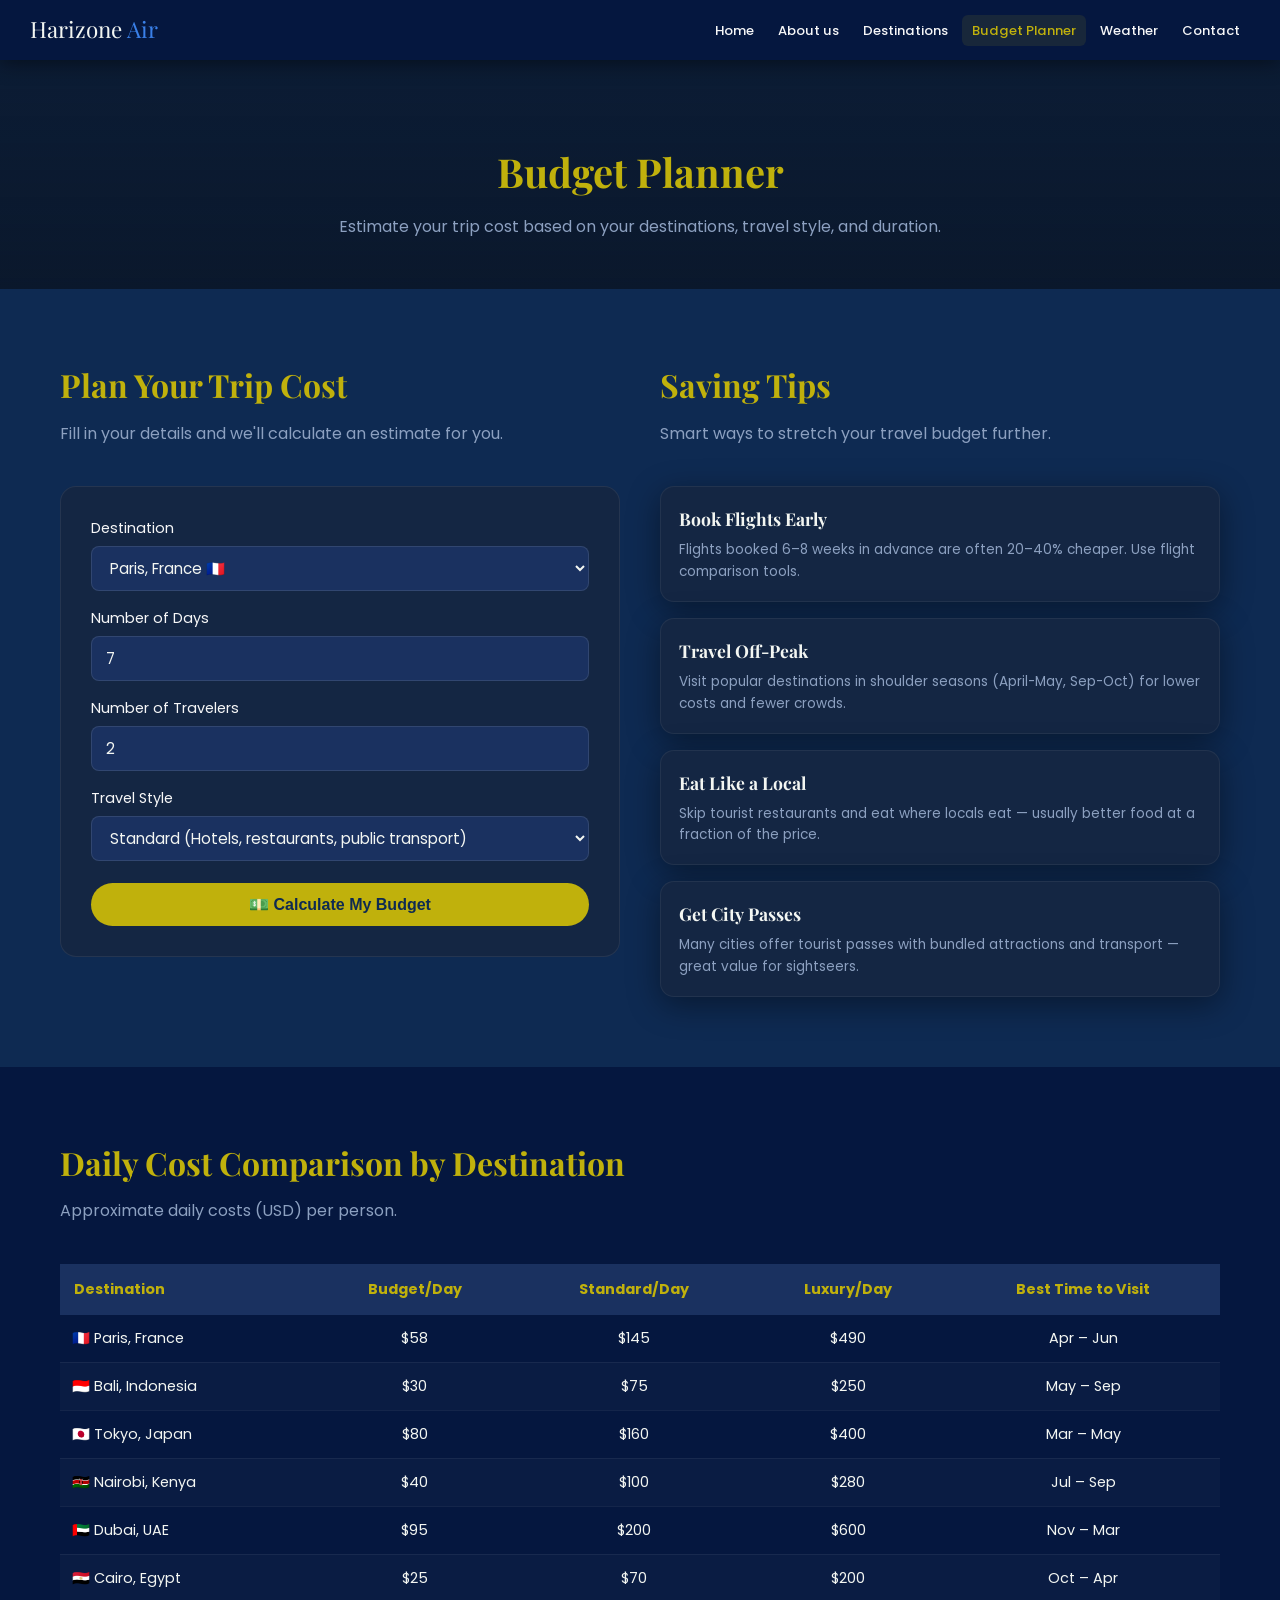
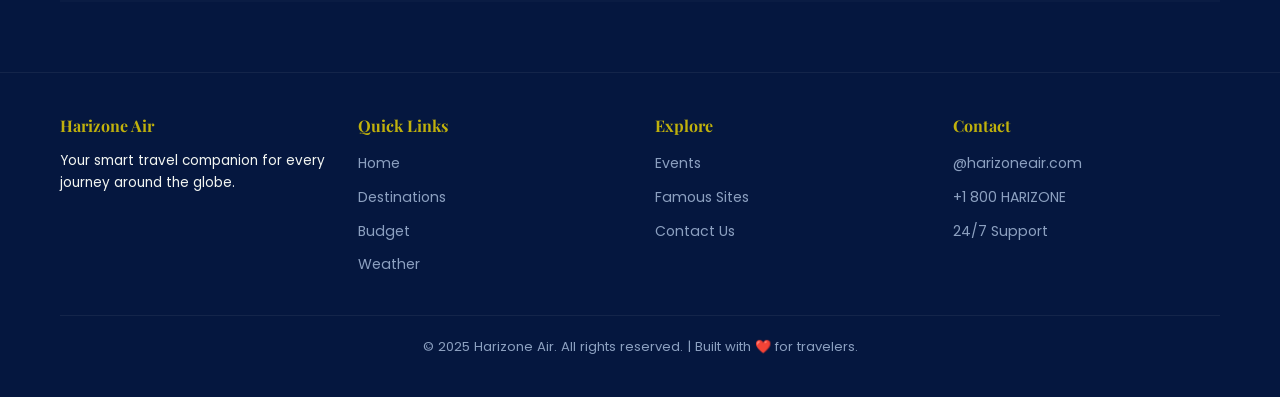
<file: budget.html>
<!DOCTYPE html>
<html lang="en">
<head>
  <meta charset="UTF-8" />
  <meta name="viewport" content="width=device-width, initial-scale=1.0"/>
  <title>Budget Planner - Harizone Air</title>
  <link rel="stylesheet" href="css/style.css" />
</head>
<body>

  <!-- NAVBAR -->
  <nav class="navbar">
    <div class="logo">Harizone <span>Air</span> </div>
    <ul class="nav-links">
      <li><a href="index.html">Home</a></li>
      <li><a href="about.html">About us</a></li>
      <li><a href="destinations.html">Destinations</a></li>
      <li><a href="budget.html" class="active">Budget Planner</a></li>
      <li><a href="weather.html">Weather</a></li>
      <li><a href="contact.html">Contact</a></li>
    </ul>
  </nav>

  <!-- PAGE BANNER -->
  <div class="page-banner">
    <h1> Budget Planner</h1>
    <p>Estimate your trip cost based on your destinations, travel style, and duration.</p>
  </div>

  <!-- BUDGET CALCULATOR -->
  <section class="section">
    <div style="display: grid; grid-template-columns: 1fr 1fr; gap: 40px; flex-wrap: wrap;" class="budget-layout">

      <!-- FORM -->
      <div>
        <h2 class="section-title">Plan Your Trip Cost</h2>
        <p class="section-subtitle">Fill in your details and we'll calculate an estimate for you.</p>

        <div class="budget-form">
          <label for="dest"> Destination</label>
          <select id="dest">
            <option value="Paris">Paris, France 🇫🇷</option>
            <option value="Bali">Bali, Indonesia 🇮🇩</option>
            <option value="Tokyo">Tokyo, Japan 🇯🇵</option>
            <option value="Nairobi">Nairobi, Kenya 🇰🇪</option>
            <option value="Dubai">Dubai, UAE 🇦🇪</option>
            <option value="Rome">Rome, Italy 🇮🇹</option>
            <option value="Cairo">Cairo, Egypt 🇪🇬</option>
            <option value="New York">New York, USA 🇺🇸</option>
            <option value="Cape Town">Cape Town, South Africa 🇿🇦</option>
            <option value="Bangkok">Bangkok, Thailand 🇹🇭</option>
          </select>

          <label for="days"> Number of Days</label>
          <input type="number" id="days" value="7" min="1" max="60" />

          <label for="travelers"> Number of Travelers</label>
          <input type="number" id="travelers" value="2" min="1" max="20" />

          <label for="style"> Travel Style</label>
          <select id="style">
            <option value="budget">Budget (Hostels, street food, buses)</option>
            <option value="standard" selected>Standard (Hotels, restaurants, public transport)</option>
            <option value="luxury">Luxury (5-star hotels, fine dining, taxis)</option>
          </select>

          <button class="btn" onclick="calculateBudget()" style="width:100%; margin-top:6px;">
            💵 Calculate My Budget
          </button>

          <div id="budget-result" class="budget-result"></div>
        </div>
      </div>

      <!-- TIPS SIDE -->
      <div>
        <h2 class="section-title"> Saving Tips</h2>
        <p class="section-subtitle">Smart ways to stretch your travel budget further.</p>

        <div class="card" style="margin-bottom:16px;">
          <div class="card-body">
            <h3> Book Flights Early</h3>
            <p>Flights booked 6–8 weeks in advance are often 20–40% cheaper. Use flight comparison tools.</p>
          </div>
        </div>

        <div class="card" style="margin-bottom:16px;">
          <div class="card-body">
            <h3>Travel Off-Peak</h3>
            <p>Visit popular destinations in shoulder seasons (April-May, Sep-Oct) for lower costs and fewer crowds.</p>
          </div>
        </div>

        <div class="card" style="margin-bottom:16px;">
          <div class="card-body">
            <h3> Eat Like a Local</h3>
            <p>Skip tourist restaurants and eat where locals eat — usually better food at a fraction of the price.</p>
          </div>
        </div>

        <div class="card">
          <div class="card-body">
            <h3> Get City Passes</h3>
            <p>Many cities offer tourist passes with bundled attractions and transport — great value for sightseers.</p>
          </div>
        </div>
      </div>
    </div>
  </section>

  <!-- PRICE COMPARISON TABLE -->
  <section class="section" style="background: var(--navy-mid);">
    <h2 class="section-title"> Daily Cost Comparison by Destination</h2>
    <p class="section-subtitle">Approximate daily costs (USD) per person.</p>

    <div style="overflow-x:auto;">
      <table style="width:100%; border-collapse: collapse; font-size:0.9rem;">
        <thead>
          <tr style="background: var(--navy-light); color: var(--gold);">
            <th style="padding:14px; text-align:left;">Destination</th>
            <th style="padding:14px;">Budget/Day</th>
            <th style="padding:14px;">Standard/Day</th>
            <th style="padding:14px;">Luxury/Day</th>
            <th style="padding:14px;">Best Time to Visit</th>
          </tr>
        </thead>
        <tbody>
          <tr style="border-bottom: 1px solid rgba(255,255,255,0.06);">
            <td style="padding:12px;">🇫🇷 Paris, France</td>
            <td style="padding:12px; text-align:center;">$58</td>
            <td style="padding:12px; text-align:center;">$145</td>
            <td style="padding:12px; text-align:center;">$490</td>
            <td style="padding:12px; text-align:center;">Apr – Jun</td>
          </tr>
          <tr style="border-bottom: 1px solid rgba(255,255,255,0.06); background: rgba(255,255,255,0.02);">
            <td style="padding:12px;">🇮🇩 Bali, Indonesia</td>
            <td style="padding:12px; text-align:center;">$30</td>
            <td style="padding:12px; text-align:center;">$75</td>
            <td style="padding:12px; text-align:center;">$250</td>
            <td style="padding:12px; text-align:center;">May – Sep</td>
          </tr>
          <tr style="border-bottom: 1px solid rgba(255,255,255,0.06);">
            <td style="padding:12px;">🇯🇵 Tokyo, Japan</td>
            <td style="padding:12px; text-align:center;">$80</td>
            <td style="padding:12px; text-align:center;">$160</td>
            <td style="padding:12px; text-align:center;">$400</td>
            <td style="padding:12px; text-align:center;">Mar – May</td>
          </tr>
          <tr style="border-bottom: 1px solid rgba(255,255,255,0.06); background: rgba(255,255,255,0.02);">
            <td style="padding:12px;">🇰🇪 Nairobi, Kenya</td>
            <td style="padding:12px; text-align:center;">$40</td>
            <td style="padding:12px; text-align:center;">$100</td>
            <td style="padding:12px; text-align:center;">$280</td>
            <td style="padding:12px; text-align:center;">Jul – Sep</td>
          </tr>
          <tr style="border-bottom: 1px solid rgba(255,255,255,0.06);">
            <td style="padding:12px;">🇦🇪 Dubai, UAE</td>
            <td style="padding:12px; text-align:center;">$95</td>
            <td style="padding:12px; text-align:center;">$200</td>
            <td style="padding:12px; text-align:center;">$600</td>
            <td style="padding:12px; text-align:center;">Nov – Mar</td>
          </tr>
          <tr style="background: rgba(255,255,255,0.02);">
            <td style="padding:12px;">🇪🇬 Cairo, Egypt</td>
            <td style="padding:12px; text-align:center;">$25</td>
            <td style="padding:12px; text-align:center;">$70</td>
            <td style="padding:12px; text-align:center;">$200</td>
            <td style="padding:12px; text-align:center;">Oct – Apr</td>
          </tr>
        </tbody>
      </table>
    </div>
  </section>

  <!-- FOOTER -->
  <footer class="footer">
    <div class="footer-grid">
      <div>
        <h3>Harizone Air </h3>
        <p style="color: var(--text-muted); font-size:0.85rem;">Your smart travel companion for every journey around the globe.</p>
      </div>
      <div>
        <h3>Quick Links</h3>
        <ul>
          <li><a href="index.html">Home</a></li>
          <li><a href="destinations.html">Destinations</a></li>
          <li><a href="budget.html">Budget</a></li>
          <li><a href="weather.html">Weather</a></li>
        </ul>
      </div>
      <div>
        <h3>Explore</h3>
        <ul>
          <li><a href="events.html">Events</a></li>
          <li><a href="sites.html">Famous Sites</a></li>
          <li><a href="contact.html">Contact Us</a></li>
        </ul>
      </div>
      <div>
        <h3>Contact</h3>
        <ul>
          <li><a href="#">@harizoneair.com</a></li>
          <li><a href="#">+1 800 HARIZONE</a></li>
          <li><a href="#">24/7 Support</a></li>
        </ul>
      </div>
    </div>
    <div class="footer-bottom">
      &copy; 2025 Harizone Air. All rights reserved. | Built with ❤️ for travelers.
    </div>
  </footer>

  <script src="js/main.js"></script>
</body>
</html>
</file>
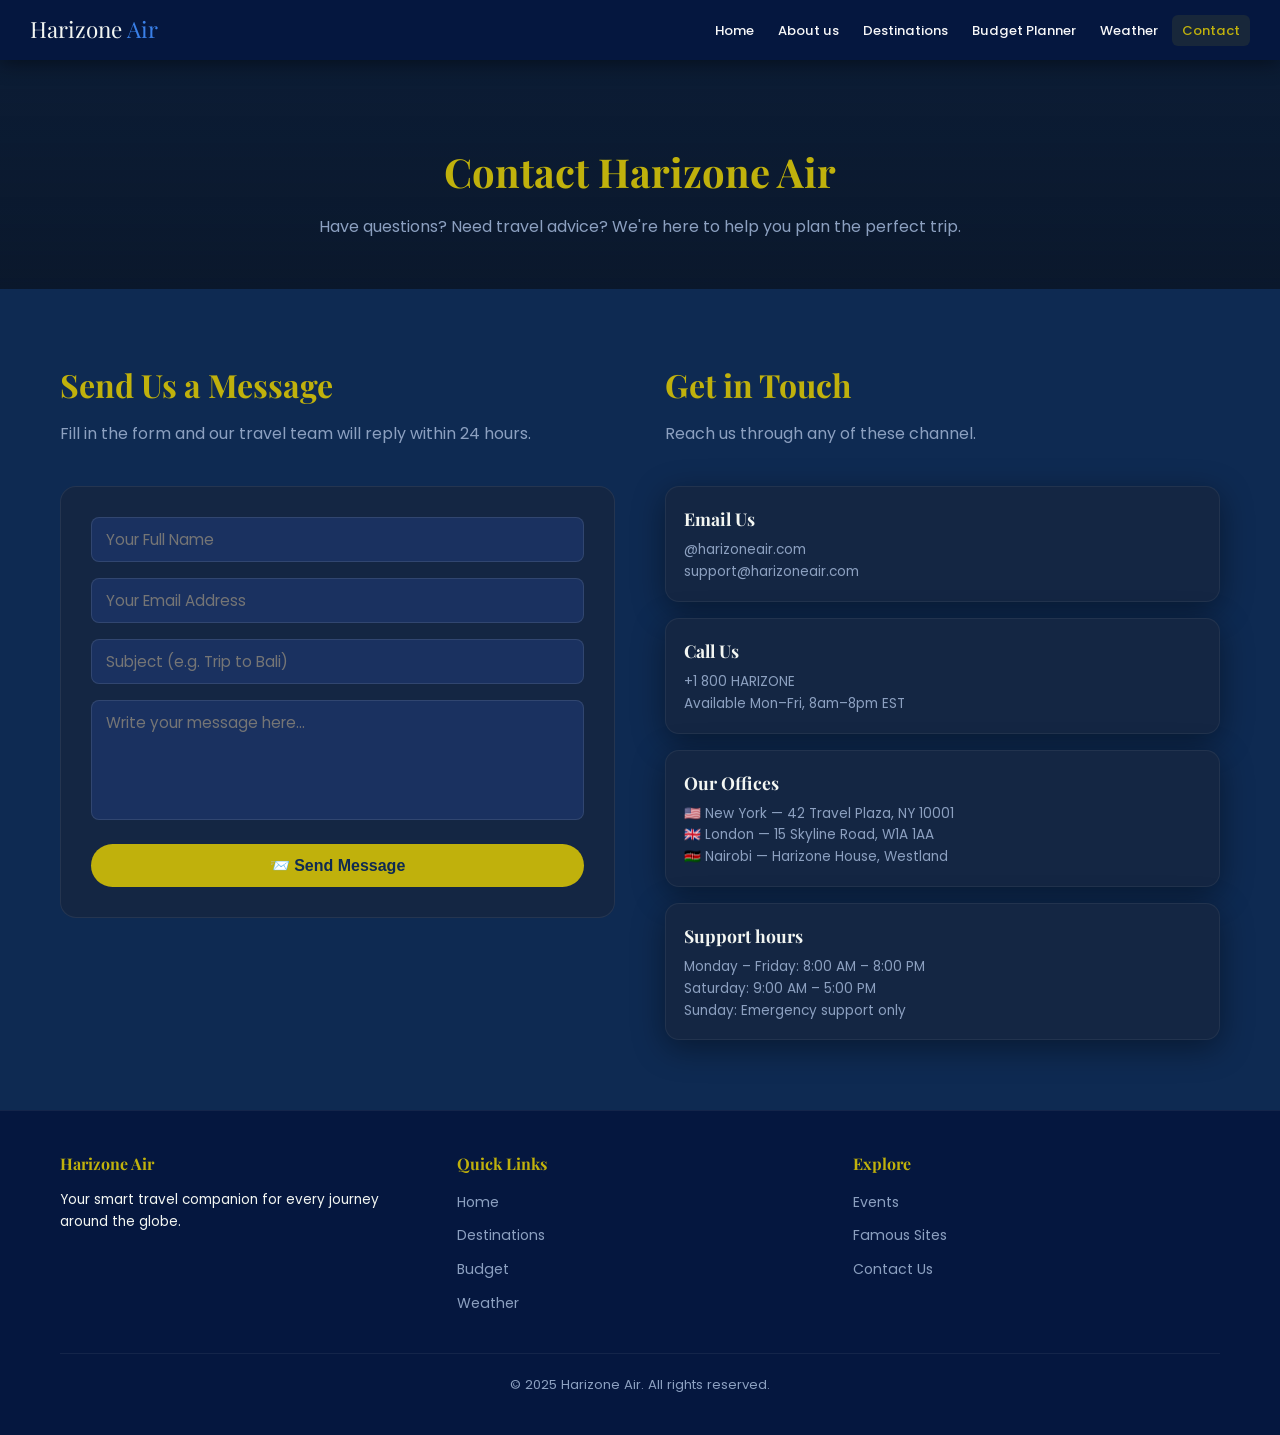
<file: contact.html>
<!DOCTYPE html>
<html lang="en">
<head>
  <meta charset="UTF-8" />
  <meta name="viewport" content="width=device-width, initial-scale=1.0"/>
  <title>Contact - Harizone Air</title>
  <link rel="stylesheet" href="css/style.css" />
</head>
<body>

  <!-- NAVBAR -->
  <nav class="navbar">
    <div class="logo">Harizone <span>Air</span> </div>
    <ul class="nav-links">
      <li><a href="index.html">Home</a></li>
      <li><a href="about.html">About us</a></li>
      <li><a href="destinations.html">Destinations</a></li>
      <li><a href="budget.html">Budget Planner</a></li>
      <li><a href="weather.html">Weather</a></li>
      <li><a href="contact.html" class="active">Contact</a></li>
    </ul>
  </nav>

  <!-- PAGE BANNER -->
  <div class="page-banner">
    <h1>Contact Harizone Air</h1>
    <p>Have questions? Need travel advice? We're here to help you plan the perfect trip.</p>
  </div>

  <!-- CONTACT SECTION -->
  <section class="section">
    <div style="display: grid; grid-template-columns: 1fr 1fr; gap: 50px;" class="contact-layout">

      <!-- FORM -->
      <div>
        <h2 class="section-title">Send Us a Message</h2>
        <p class="section-subtitle">Fill in the form and our travel team will reply within 24 hours.</p>

        <div class="contact-form">
          <input type="text" placeholder="Your Full Name" id="c-name" />
          <input type="email" placeholder="Your Email Address" id="c-email" />
          <input type="text" placeholder="Subject (e.g. Trip to Bali)" id="c-subject" />
          <textarea placeholder="Write your message here..." id="c-message"></textarea>
          <button class="btn" onclick="submitForm()" style="width:100%;">📨 Send Message</button>
          <div id="form-success" style="display:none; margin-top:16px; background: rgba(50,200,100,0.15); border-left: 4px solid #32c864; border-radius:8px; padding:14px; color: #32c864;">
            ✅ Thank you! Your message has been sent. We'll reply within 24 hours.
          </div>
        </div>
      </div>

      <!-- CONTACT INFO -->
      <div>
        <h2 class="section-title">Get in Touch</h2>
        <p class="section-subtitle">Reach us through any of these channel.</p>

        <div class="card" style="margin-bottom:16px;">
          <div class="card-body">
            <h3> Email Us</h3>
            <p>@harizoneair.com<br>support@harizoneair.com</p>
          </div>
        </div>

        <div class="card" style="margin-bottom:16px;">
          <div class="card-body">
            <h3> Call Us</h3>
            <p>+1 800 HARIZONE<br>Available Mon–Fri, 8am–8pm EST</p>
          </div>
        </div>

        <div class="card" style="margin-bottom:16px;">
          <div class="card-body">
            <h3> Our Offices</h3>
            <p>
              🇺🇸 New York — 42 Travel Plaza, NY 10001<br>
              🇬🇧 London — 15 Skyline Road, W1A 1AA<br>
              🇰🇪 Nairobi — Harizone House, Westland
            </p>
          </div>
        </div>

        <div class="card">
          <div class="card-body">
            <h3> Support hours</h3>
            <p>
              Monday – Friday: 8:00 AM – 8:00 PM<br>
              Saturday: 9:00 AM – 5:00 PM<br>
              Sunday: Emergency support only
            </p>
          </div>
        </div>
      </div>
    </div>
  </section>
  <!-- FOOTER -->
  <footer class="footer">
    <div class="footer-grid">
      <div>
        <h3>Harizone Air </h3>
        <p style="color: var(--text-muted); font-size:0.85rem;">Your smart travel companion for every journey around the globe.</p>
      </div>
      <div>
        <h3>Quick Links</h3>
        <ul>
          <li><a href="index.html">Home</a></li>
          <li><a href="destinations.html">Destinations</a></li>
          <li><a href="budget.html">Budget</a></li>
          <li><a href="weather.html">Weather</a></li>
        </ul>
      </div>
      <div>
        <h3>Explore</h3>
        <ul>
          <li><a href="events.html">Events</a></li>
          <li><a href="sites.html">Famous Sites</a></li>
          <li><a href="contact.html">Contact Us</a></li>
        </ul>
      </div>
    </div>
    <div class="footer-bottom">&copy; 2025 Harizone Air. All rights reserved.</div>
  </footer>

  <script src="js/main.js"></script>
  <script>
    function submitForm() {
      const name = document.getElementById("c-name").value.trim();
      const email = document.getElementById("c-email").value.trim();
      const message = document.getElementById("c-message").value.trim();

      if (!name || !email || !message) {
        alert("Please fill in all required fields (name, email, and message).");
        return;
      }

      document.getElementById("form-success").style.display = "block";
      document.getElementById("c-name").value = "";
      document.getElementById("c-email").value = "";
      document.getElementById("c-subject").value = "";
      document.getElementById("c-message").value = "";
    }
  </script>
  <style>
    @media (max-width: 768px) {
      .contact-layout { grid-template-columns: 1fr !important; }
    }
  </style>
</body>
</html>
</file>
<file: css/style.css>
/* ── 1. FONTS ── */
@import url('https://fonts.googleapis.com/css2?family=Playfair+Display:wght@400;700&family=Poppins:wght@300;400;500;600&display=swap');


/* ── 2. VARIABLES ── */
:root {
  --navy:        #0e2a52;
  --navy-mid:    #05173f;
  --navy-light:  #1a3160;
  --blue-bright: #1e5adc;
  --blue-sky:    #3a80e9;
  --gold:        #c0b10c;
  --white:       #f3f6f2;
  --light-gray:  #f7f7f8;
  --muted:       #8ca0c0;
  --card-bg:     #142643;
  --shadow:      0 8px 32px rgba(0,0,0,0.4);
  --green-ok:    #34c759;
  --amber-warn:  #ff9500;
}


/* ── 3. RESET & BASE ── */
*, *::before, *::after {
  margin: 0;
  padding: 0;
  box-sizing: border-box;
}

body {
  font-family: 'Poppins', sans-serif;
  background: var(--navy);
  color: var(--white);
  line-height: 1.6;
  -webkit-font-smoothing: antialiased;
}

h1, h2, h3 { font-family: 'Playfair Display', serif; }

a { text-decoration: none; color: inherit; }

img { width: 100%; border-radius: 10px; }


/* ── 4. NAVBAR ── */
.navbar {
  background: var(--navy-mid);
  padding: 12px 30px;
  display: flex;
  align-items: center;
  justify-content: space-between;
  flex-wrap: wrap;
  gap: 10px;
  position: sticky;
  top: 0;
  z-index: 999;
  box-shadow: 0 2px 20px rgba(0,0,0,0.5);
}

.logo {
  font-family: 'Playfair Display', serif;
  font-size: 1.4rem;
  white-space: nowrap;
}

.logo span { color: var(--blue-sky); }

.nav-links {
  list-style: none;
  display: flex;
  flex-wrap: wrap;
  gap: 4px;
}

.nav-links a {
  font-size: 0.82rem;
  font-weight: 500;
  color: var(--light-gray);
  padding: 6px 10px;
  border-radius: 6px;
  transition: color 0.3s, background 0.2s;
  white-space: nowrap;
}

.nav-links a:hover,
.nav-links a.active {
  color: var(--gold);
  background: rgba(192,177,12,0.1);
}


/* ── 5. HERO ── */
.hero {
  position: relative;
  height: 90vh;
  display: flex;
  align-items: center;
  justify-content: center;
  text-align: center;
  overflow: hidden;
}

.hero-bg {
  position: absolute;
  inset: 0;
  background: url('https://images.unsplash.com/photo-1436491865332-7a61a109cc05?w=1600') center/cover;
  filter: brightness(0.35);
}

.hero-content {
  position: relative;
  z-index: 1;
  max-width: 750px;
  padding: 20px;
}

.hero-content h1 {
  font-size: 3.2rem;
  margin-bottom: 16px;
  line-height: 1.2;
}

.hero-content h1 span { color: var(--gold); }

.hero-content p {
  font-size: 1.1rem;
  color: var(--light-gray);
  margin-bottom: 30px;
}


/* ── 6. PAGE BANNER ── */
.page-banner {
  background:
    linear-gradient(rgba(10,22,40,0.7), rgba(10,22,40,0.9)),
    url('https://images.unsplash.com/photo-1530521954074-e64f6810b32d?w=1600') center/cover;
  padding: 80px 60px 50px;
  text-align: center;
}

.page-banner h1 {
  font-size: 2.5rem;
  color: var(--gold);
}

.page-banner p {
  color: var(--muted);
  margin-top: 10px;
}


/* ── 7. SECTIONS & TITLES ── */
.section {
  padding: 70px 60px;
}

.section-title {
  font-size: 2rem;
  color: var(--gold);
  margin-bottom: 10px;
}

.section-subtitle {
  color: var(--muted);
  font-size: 1rem;
  margin-bottom: 40px;
}


/* ── 8. CARDS & GRID ── */
.cards-grid {
  display: grid;
  grid-template-columns: repeat(auto-fit, minmax(260px, 1fr));
  gap: 24px;
}

.card {
  background: var(--card-bg);
  border-radius: 14px;
  overflow: hidden;
  box-shadow: var(--shadow);
  border: 1px solid rgba(255,255,255,0.06);
  transition: transform 0.2s;
}

.card:hover { transform: translateY(-6px); }

.card img {
  height: 180px;
  object-fit: cover;
  border-radius: 0;
}

.card-body { padding: 18px; }

.card-body h3 {
  font-size: 1.1rem;
  margin-bottom: 6px;
}

.card-body p {
  font-size: 0.85rem;
  color: var(--muted);
}


/* ── 9. BUTTONS ── */
.btn {
  background: var(--gold);
  color: var(--navy);
  padding: 12px 30px;
  border: none;
  border-radius: 30px;
  font-size: 1rem;
  font-weight: 600;
  cursor: pointer;
  display: inline-block;
  transition: background 0.3s, transform 0.2s;
}

.btn:hover {
  background: #e6b800;
  transform: translateY(-2px);
}

.btn-outline {
  background: transparent;
  border: 2px solid var(--gold);
  color: var(--gold);
  margin-left: 10px;
}

.btn-outline:hover {
  background: var(--gold);
  color: var(--navy);
}


/* ── 10. TAGS ── */
.tag {
  display: inline-block;
  background: rgba(30,90,220,0.2);
  color: var(--blue-sky);
  border-radius: 20px;
  padding: 3px 12px;
  font-size: 0.75rem;
  margin-top: 10px;
}


/* ── 11. FORMS & LABELS ── */
.budget-form,
.contact-form {
  background: var(--card-bg);
  border-radius: 16px;
  padding: 30px;
  max-width: 600px;
  border: 1px solid rgba(255,255,255,0.07);
}

.budget-form input,
.budget-form select,
.contact-form input,
.contact-form textarea {
  width: 100%;
  padding: 10px 14px;
  margin-bottom: 16px;
  background: var(--navy-light);
  border: 1px solid rgba(255,255,255,0.1);
  border-radius: 8px;
  color: var(--white);
  font-size: 0.95rem;
  font-family: 'Poppins', sans-serif;
}

.contact-form textarea {
  height: 120px;
  resize: none;
}

.budget-form label {
  display: block;
  margin-bottom: 6px;
  color: var(--light-gray);
  font-size: 0.9rem;
}


/* ── 12. BUDGET RESULT ── */
.budget-result {
  background: rgba(192,177,12,0.12);
  border-left: 4px solid var(--gold);
  border-radius: 8px;
  padding: 16px;
  margin-top: 16px;
  font-size: 0.95rem;
  display: none;
}


/* ── 13. TWO-COLUMN LAYOUTS ── */
.about-layout,
.budget-layout,
.contact-layout {
  display: grid;
  grid-template-columns: 1fr 1fr;
  gap: 50px;
  align-items: start;
}


/* ── 14. SEARCH BAR — pill with inset button ── */
.weather-search-wrap {
  position: relative;
  max-width: 560px;
  margin: 0 auto 24px;
}

.weather-search-wrap input {
  width: 100%;
  padding: 16px 130px 16px 22px;
  border-radius: 50px;
  border: 1.5px solid rgba(255,255,255,0.15);
  background: rgba(255,255,255,0.07);
  color: var(--white);
  font-size: 0.95rem;
  font-family: 'Poppins', sans-serif;
  outline: none;
  box-sizing: border-box;
  transition: border-color 0.2s;
}

.weather-search-wrap input::placeholder { color: var(--muted); }

.weather-search-wrap input:focus { border-color: var(--gold); }

.weather-search-wrap button {
  position: absolute;
  right: 6px;
  top: 50%;
  transform: translateY(-50%);
  padding: 10px 22px;
  border-radius: 50px;
  border: none;
  background: var(--gold);
  color: var(--navy);
  font-weight: 700;
  font-size: 0.85rem;
  cursor: pointer;
  white-space: nowrap;
  transition: opacity 0.2s, transform 0.15s;
}

.weather-search-wrap button:hover {
  opacity: 0.88;
  transform: translateY(-50%) scale(1.03);
}


/* ── 15. WEATHER WIDGET ── */
.weather-widget {
  background: linear-gradient(135deg, var(--navy-light), var(--navy-mid));
  border-radius: 16px;
  padding: 30px;
  text-align: center;
  border: 1px solid rgba(255,255,255,0.1);
  max-width: 400px;
  margin: 0 auto;
}

.weather-widget h2 {
  font-size: 1.3rem;
  margin-bottom: 10px;
  color: var(--gold);
}

.weather-temp {
  font-size: 3.5rem;
  font-weight: 700;
}

.weather-desc {
  color: var(--muted);
  font-size: 1rem;
  text-transform: capitalize;
  margin-top: 5px;
}

.weather-details {
  display: flex;
  justify-content: space-around;
  margin-top: 16px;
  font-size: 0.85rem;
  color: var(--muted);
}


/* ── 16. TRAVEL ADVISORY ── */
.travel-advisory {
  max-width: 480px;
  margin: 18px auto 0;
  background: rgba(255,255,255,0.05);
  border: 1px solid rgba(255,255,255,0.1);
  border-radius: 16px;
  padding: 20px 24px;
  font-size: 0.9rem;
}

.advisory-row {
  display: flex;
  align-items: flex-start;
  gap: 14px;
  padding: 12px 16px;
  border-radius: 10px;
  margin-bottom: 10px;
}

.advisory-best {
  background: rgba(52,199,89,0.12);
  border: 1px solid rgba(52,199,89,0.3);
}

.advisory-worst {
  background: rgba(255,149,0,0.12);
  border: 1px solid rgba(255,149,0,0.35);
}

.advisory-neutral {
  background: rgba(100,160,220,0.08);
  border: 1px solid rgba(100,160,220,0.22);
}

.advisory-best strong    { color: var(--green-ok); }
.advisory-worst strong   { color: var(--amber-warn); }
.advisory-neutral strong { color: #7db8e8; }

.advisory-icon {
  font-size: 1.4rem;
  line-height: 1;
  flex-shrink: 0;
  margin-top: 2px;
}

.advisory-row div {
  display: flex;
  flex-direction: column;
  gap: 3px;
}

.advisory-row span {
  color: var(--light-gray);
  font-size: 0.88rem;
  line-height: 1.5;
}

.advisory-reason {
  margin: 4px 0 0;
  color: var(--muted);
  font-size: 0.82rem;
  line-height: 1.5;
  padding: 0 4px;
}

.advisory-generic {
  display: flex;
  align-items: center;
  gap: 12px;
  color: var(--muted);
  font-size: 0.88rem;
}

.advisory-generic .advisory-icon { font-size: 1.6rem; }

/* Legend pills */
.advisory-legend {
  display: flex;
  gap: 16px;
  flex-wrap: wrap;
  justify-content: center;
  margin: -8px 0 28px;
}

.legend-pill {
  display: inline-flex;
  align-items: center;
  gap: 7px;
  padding: 6px 16px;
  border-radius: 50px;
  font-size: 0.8rem;
  font-weight: 600;
}

.legend-best {
  background: rgba(52,199,89,0.15);
  border: 1px solid rgba(52,199,89,0.35);
  color: var(--green-ok);
}

.legend-worst {
  background: rgba(255,149,0,0.15);
  border: 1px solid rgba(255,149,0,0.4);
  color: var(--amber-warn);
}

/* Table helpers */
.temp-good  { color: var(--green-ok); }
.temp-avoid { color: var(--amber-warn); }


/* ── 17. FOOTER ── */
.footer {
  background: var(--navy-mid);
  padding: 40px 60px;
  border-top: 1px solid rgba(255,255,255,0.06);
}

.footer-grid {
  display: grid;
  grid-template-columns: repeat(auto-fit, minmax(180px, 1fr));
  gap: 30px;
  margin-bottom: 30px;
}

.footer h3 {
  color: var(--gold);
  font-size: 1rem;
  margin-bottom: 12px;
}

.footer ul { list-style: none; }

.footer ul li { margin-bottom: 8px; }

.footer ul li a {
  color: var(--muted);
  font-size: 0.88rem;
  transition: color 0.3s;
}

.footer ul li a:hover { color: var(--white); }

.footer-bottom {
  text-align: center;
  color: var(--muted);
  font-size: 0.82rem;
  border-top: 1px solid rgba(255,255,255,0.06);
  padding-top: 20px;
}


/* ── 18. RESPONSIVE ── */
@media (max-width: 768px) {
  .navbar {
    flex-direction: column;
    padding: 12px 20px;
  }

  .nav-links { justify-content: center; }

  .hero-content h1 { font-size: 2rem; }

  .section { padding: 50px 20px; }

  .page-banner { padding: 60px 20px 40px; }

  .footer { padding: 30px 20px; }

  /* Two-column → single column */
  .about-layout,
  .budget-layout,
  .contact-layout {
    grid-template-columns: 1fr;
    gap: 30px;
  }

  /* Inset search button — tighten on small screens */
  .weather-search-wrap input { padding-right: 110px; }
  .weather-search-wrap button { padding: 9px 16px; }
}


/* ── WEATHER PAGE EXTRAS ── */

/* Rate-limit notice under search bar */
.weather-api-note {
  text-align: center;
  color: var(--muted);
  font-size: 0.78rem;
  margin: -10px 0 24px;
  opacity: 0.8;
}

/* Quick city button row */
.quick-city-buttons {
  display: flex;
  flex-wrap: wrap;
  gap: 12px;
  margin-bottom: 30px;
  justify-content: center;
}

/* Seasons reference table */
.seasons-table {
  width: 100%;
  border-collapse: collapse;
  font-size: 0.9rem;
}

.seasons-table thead tr {
  background: var(--navy-light);
  color: var(--gold);
}

.seasons-table th,
.seasons-table td {
  padding: 13px 14px;
  text-align: center;
}

.seasons-table th:first-child,
.seasons-table td:first-child {
  text-align: left;
}

.seasons-table tbody tr {
  border-bottom: 1px solid rgba(255,255,255,0.06);
}

.seasons-table tbody tr.alt-row {
  background: rgba(255,255,255,0.02);
}
</file>
